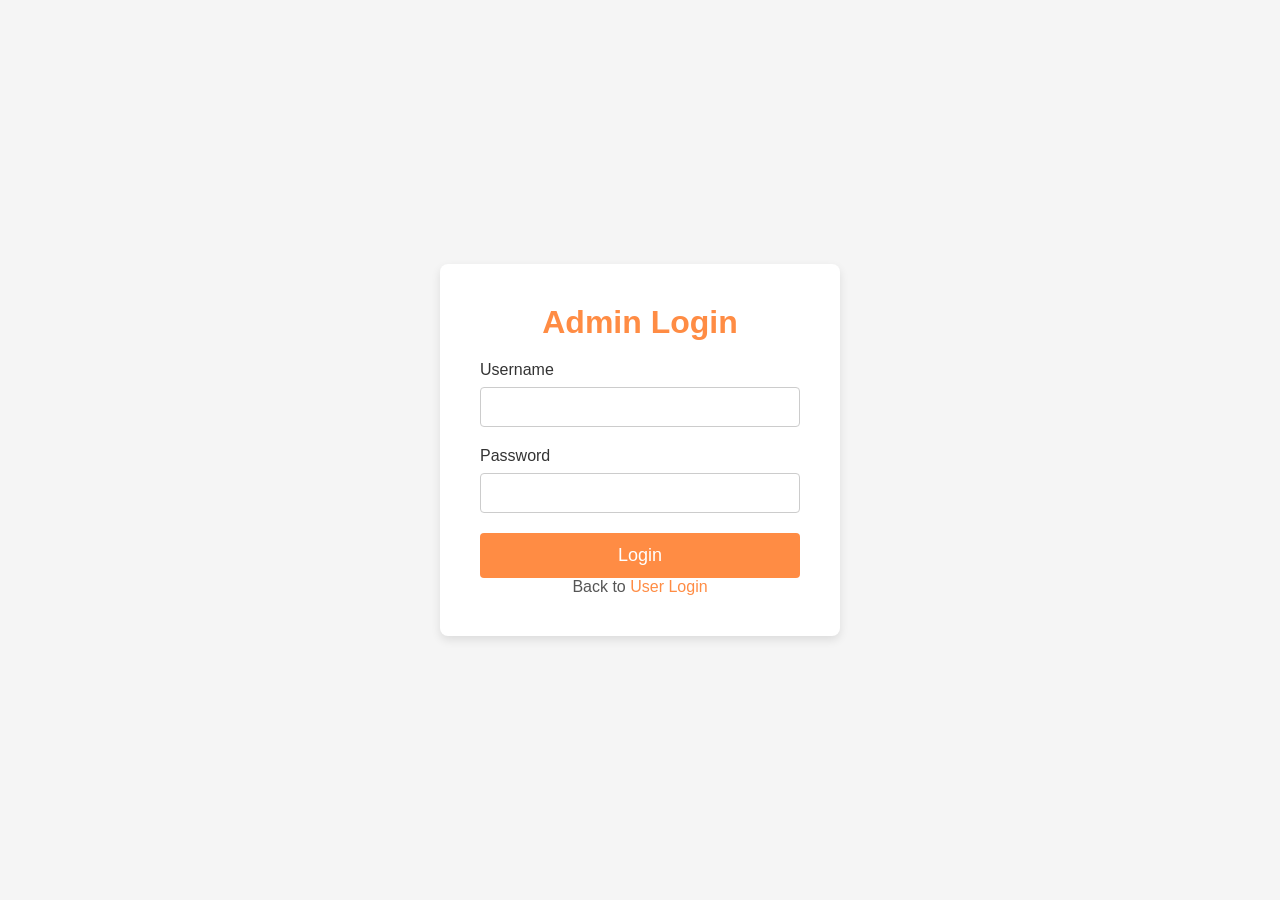
<file: Admin.html>
<!DOCTYPE html>
<html lang="en">
<head>
    <meta charset="UTF-8">
    <meta name="viewport" content="width=device-width, initial-scale=1.0">
    <title>Admin Login - Messo</title>
    <link rel="stylesheet" href="Admin.css">
</head>
<body>

    <!-- Admin Login Form Section -->
    <section class="auth-container">
        <div class="auth-form">
            <h2>Admin Login</h2>
            <form id="admin-login-form" action="admin_prosess.php" method="POST">
                <div class="input-group">
                    <label for="admin-username">Username</label>
                    <input type="text" id="admin-username" name="admin-username" required>
                </div>

                <div class="input-group">
                    <label for="admin-password">Password</label>
                    <input type="password" id="admin-password" name="admin-password" required>
                </div>

                <button type="submit" class="btn">Login</button>

                <p>Back to <a href="login.html">User Login</a></p>
            </form>
        </div>
    </section>

    <script src="script.js"></script>
</body>
</html>
</file>
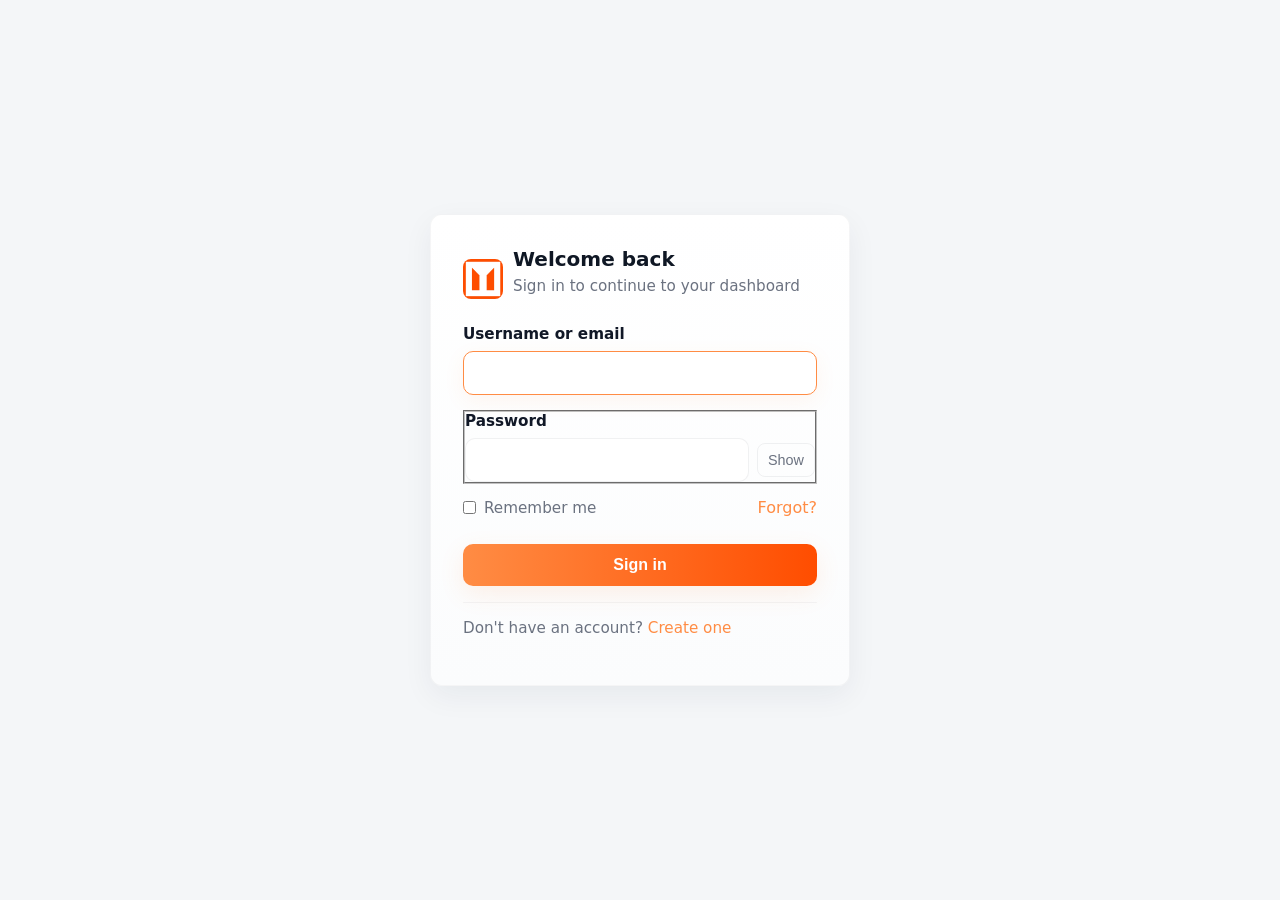
<file: Login.html>
<!DOCTYPE html>
<html lang="en">
<head>
    <meta charset="utf-8" />
    <meta name="viewport" content="width=device-width,initial-scale=1" />
    <title>Login — Messo</title>
    <meta name="description" content="Sign in to your Messo account to manage bookings and view verified accommodation.">
    <link rel="stylesheet" href="From.css">
</head>
<body>
    <main class="auth-container" aria-labelledby="login-heading">
        <form class="auth-form" id="login-form" action="login_proses.php" method="POST" novalidate aria-describedby="login-desc" role="form">
            <div class="brand">
                <img src="CSS/Photos/logo(1)(1).png" alt="Messo logo" class="logo" />
                <div>
                    <h1 id="login-heading">Welcome back</h1>
                    <p id="login-desc" class="muted">Sign in to continue to your dashboard</p>
                </div>
            </div>

            <div class="input-group">
                <label for="username">Username or email</label>
                <input id="username" name="username" type="text" autocomplete="username" required autofocus />
            </div>

            <fieldset class="input-group" aria-hidden="false">
                <label for="password">Password</label>
                <div class="password-row">
                    <input id="password" name="password" type="password" autocomplete="current-password" required />
                    <button type="button" id="togglePwd" class="icon-btn" aria-pressed="false" aria-label="Show password">Show</button>
                </div>
            </fieldset>

            <div class="form-actions">
                <label class="checkbox"><input type="checkbox" name="remember" /> Remember me</label>
                <a href="forgot-password.html">Forgot?</a>
            </div>

            <div id="form-error" class="form-error" role="status" aria-live="polite"></div>

            <button class="btn" type="submit">Sign in</button>

            <div class="divider" role="separator" aria-hidden="true"></div>

            <p class="muted">Don't have an account? <a href="Signup.html">Create one</a></p>
        </form>
    </main>

    <script>
    (function(){
        const toggle = document.getElementById('togglePwd');
        const pwd = document.getElementById('password');
        const form = document.getElementById('login-form');
        const errorEl = document.getElementById('form-error');

        toggle.addEventListener('click', () => {
            const isText = pwd.type === 'text';
            pwd.type = isText ? 'password' : 'text';
            toggle.textContent = isText ? 'Show' : 'Hide';
            toggle.setAttribute('aria-pressed', String(!isText));
        });

        form.addEventListener('submit', (e) => {
            errorEl.textContent = '';
            if (!pwd.value || !document.getElementById('username').value) {
                e.preventDefault();
                errorEl.textContent = 'Please enter your username and password.';
            }
        });
    })();
    </script>
</body>
</html>
</file>
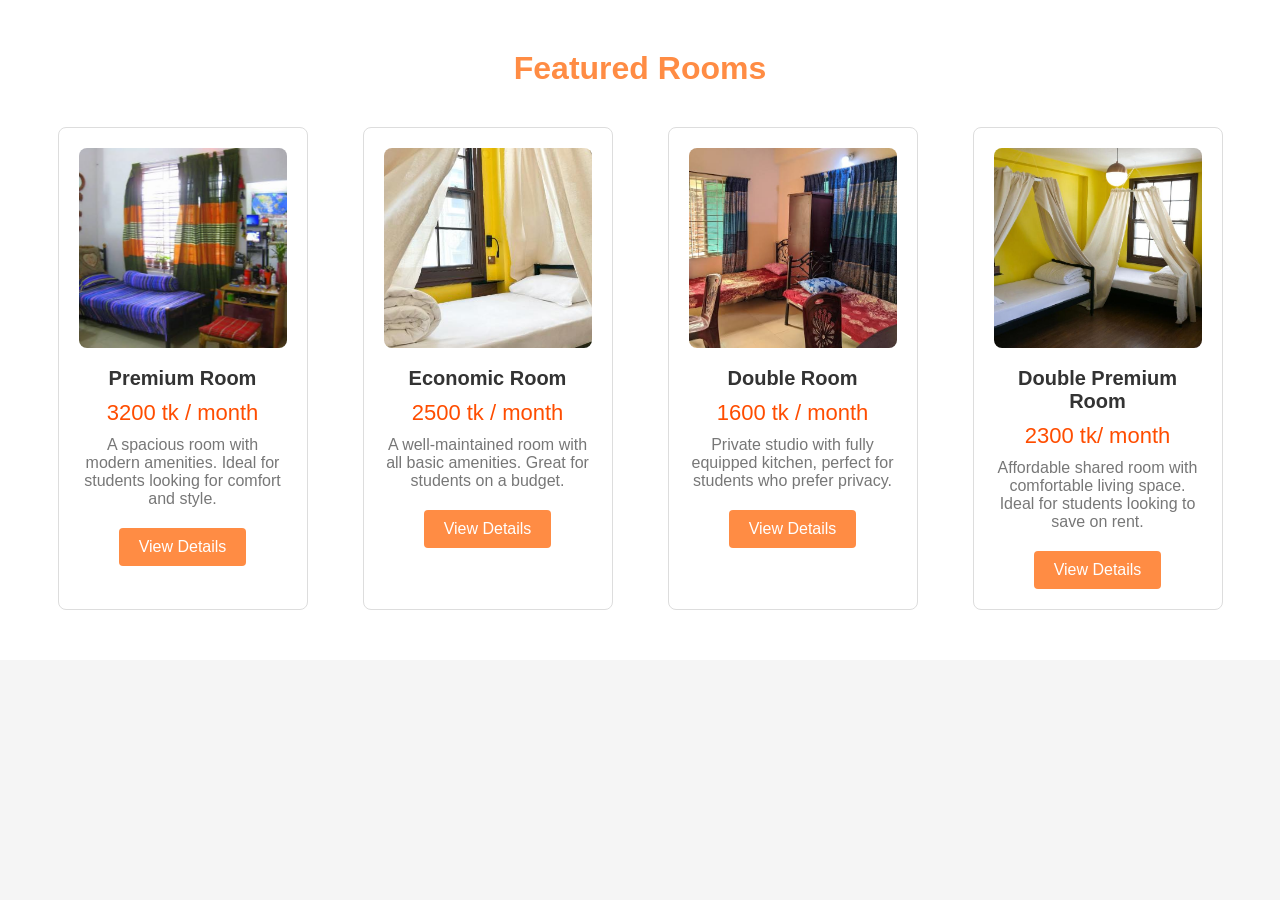
<file: Room.html>
<!DOCTYPE html>
<html lang="en">
<head>
    <meta charset="UTF-8">
    <meta name="viewport" content="width=device-width, initial-scale=1.0">
    <title>Rooms - Messo</title>
    <link rel="stylesheet" href="Room.css">
</head>
<body>

    <!-- Room Section -->
    <section class="room-section">
        <div class="room-container">
            <h2>Featured Rooms</h2>

            <!-- Room Grid -->
            <div class="room-grid">
                <!-- Room 1 -->
                <div class="room-card">
                    <img src="CSS/room1.jpg" alt="Room 1">
                    <div class="room-details">
                        <h3>Premium Room</h3>
                        <p class="price">3200 tk / month</p>
                        <p class="description">A spacious room with modern amenities. Ideal for students looking for comfort and style.</p>
                        <button class="view-details">View Details</button>
                    </div>
                </div>

                <!-- Room 2 -->
                <div class="room-card">
                    <img src="CSS/Photos/room2.jpg" alt="Room 2">
                    <div class="room-details">
                        <h3>Economic Room</h3>
                        <p class="price">2500 tk / month</p>
                        <p class="description">A well-maintained room with all basic amenities. Great for students on a budget.</p>
                        <button class="view-details">View Details</button>
                    </div>
                </div>

                <!-- Room 3 -->
                <div class="room-card">
                    <img src="CSS/Photos/double.jpg" alt="Room 3">
                    <div class="room-details">
                        <h3>Double Room</h3>
                        <p class="price">1600 tk / month</p>
                        <p class="description">Private studio with fully equipped kitchen, perfect for students who prefer privacy.</p>
                        <button class="view-details">View Details</button>
                    </div>
                </div>

                <!-- Room 4 -->
                <div class="room-card">
                    <img src="CSS/Photos/premium.jpg" alt="Room 4">
                    <div class="room-details">
                        <h3>Double Premium Room</h3>
                        <p class="price">2300 tk/ month</p>
                        <p class="description">Affordable shared room with comfortable living space. Ideal for students looking to save on rent.</p>
                        <button class="view-details">View Details</button>
                    </div>
                </div>
            </div>
        </div>
    </section>

    <script src="script.js"></script>
</body>
</html>
</file>
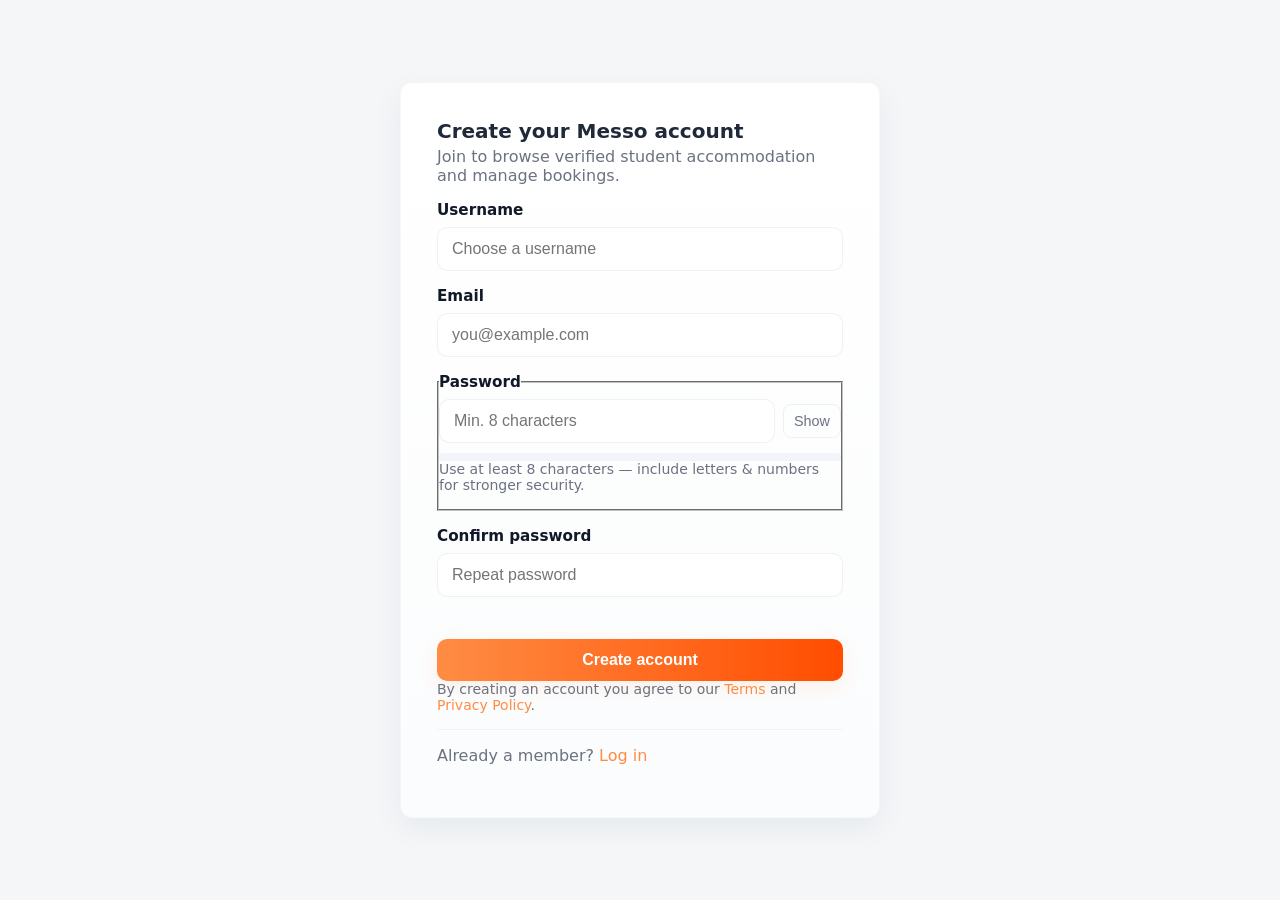
<file: Signup.html>
<!DOCTYPE html>
<html lang="en">
<head>
    <meta charset="utf-8" />
    <meta name="viewport" content="width=device-width,initial-scale=1" />
    <title>Sign Up — Messo</title>
    <meta name="description" content="Create a Messo account to find trusted student accommodation." />
    <link rel="stylesheet" href="form.css">
</head>
<body>
    <main class="auth-container" aria-labelledby="signup-heading">
        <form id="signup-form" class="auth-form" action="signup_proses.php" method="POST" novalidate aria-describedby="signup-desc">
            <h1 id="signup-heading">Create your Messo account</h1>
            <p id="signup-desc" class="muted">Join to browse verified student accommodation and manage bookings.</p>

            <label class="input-group">
                <span class="label-text">Username</span>
                <input name="username" id="username" type="text" autocomplete="username" required minlength="3" placeholder="Choose a username">
            </label>

            <label class="input-group">
                <span class="label-text">Email</span>
                <input name="email" id="email" type="email" autocomplete="email" required placeholder="you@example.com">
            </label>

            <fieldset class="input-group password-group" aria-describedby="pwd-help">
                <legend class="label-text">Password</legend>
                <div class="password-row">
                    <input name="password" id="password" type="password" autocomplete="new-password" required minlength="8" placeholder="Min. 8 characters">
                    <button type="button" id="toggle-pwd" class="icon-btn" aria-label="Show password">Show</button>
                </div>

                <div id="pwd-meter" class="pwd-meter" aria-hidden="true">
                    <span class="pwd-bar"></span>
                </div>
                <p id="pwd-help" class="muted small">Use at least 8 characters — include letters & numbers for stronger security.</p>
            </fieldset>

            <label class="input-group">
                <span class="label-text">Confirm password</span>
                <input name="confirm_password" id="confirm-password" type="password" autocomplete="new-password" required minlength="8" placeholder="Repeat password">
            </label>

            <div id="form-error" class="form-error" role="status" aria-live="polite"></div>

            <button type="submit" class="btn">Create account</button>

            <p class="muted small">By creating an account you agree to our <a href="#">Terms</a> and <a href="#">Privacy Policy</a>.</p>

            <hr class="divider" />

            <p class="muted">Already a member? <a href="login.html">Log in</a></p>
        </form>
    </main>

    <script>
    (function(){
        const form = document.getElementById('signup-form');
        const pwd = document.getElementById('password');
        const confirm = document.getElementById('confirm-password');
        const errorEl = document.getElementById('form-error');
        const toggle = document.getElementById('toggle-pwd');
        const meter = document.getElementById('pwd-meter');
        const bar = meter.querySelector('.pwd-bar');

        function strengthScore(value){
            let score = 0;
            if (!value) return 0;
            if (value.length >= 8) score++;
            if (/[A-Z]/.test(value)) score++;
            if (/[0-9]/.test(value)) score++;
            if (/[^A-Za-z0-9]/.test(value)) score++;
            return score; // 0..4
        }

        function updateMeter(){
            const score = strengthScore(pwd.value);
            bar.style.width = (score / 4 * 100) + '%';
            bar.style.background = score <= 1 ? '#e74c3c' : score === 2 ? '#f39c12' : score === 3 ? '#2ecc71' : '#1abc9c';
            meter.setAttribute('aria-hidden', false);
        }

        pwd.addEventListener('input', () => {
            updateMeter();
            errorEl.textContent = '';
        });

        toggle.addEventListener('click', () => {
            const showing = pwd.type === 'text';
            pwd.type = showing ? 'password' : 'text';
            toggle.textContent = showing ? 'Show' : 'Hide';
            toggle.setAttribute('aria-pressed', String(!showing));
        });

        form.addEventListener('submit', (e) => {
            errorEl.textContent = '';
            if (pwd.value.length < 8) {
                e.preventDefault();
                errorEl.textContent = 'Password must be at least 8 characters.';
                pwd.focus();
                return;
            }
            if (pwd.value !== confirm.value) {
                e.preventDefault();
                errorEl.textContent = 'Passwords do not match.';
                confirm.focus();
                return;
            }
            // allow submit — server-side validation remains required
        });
    })();
    </script>
</body>
</html>
</file>
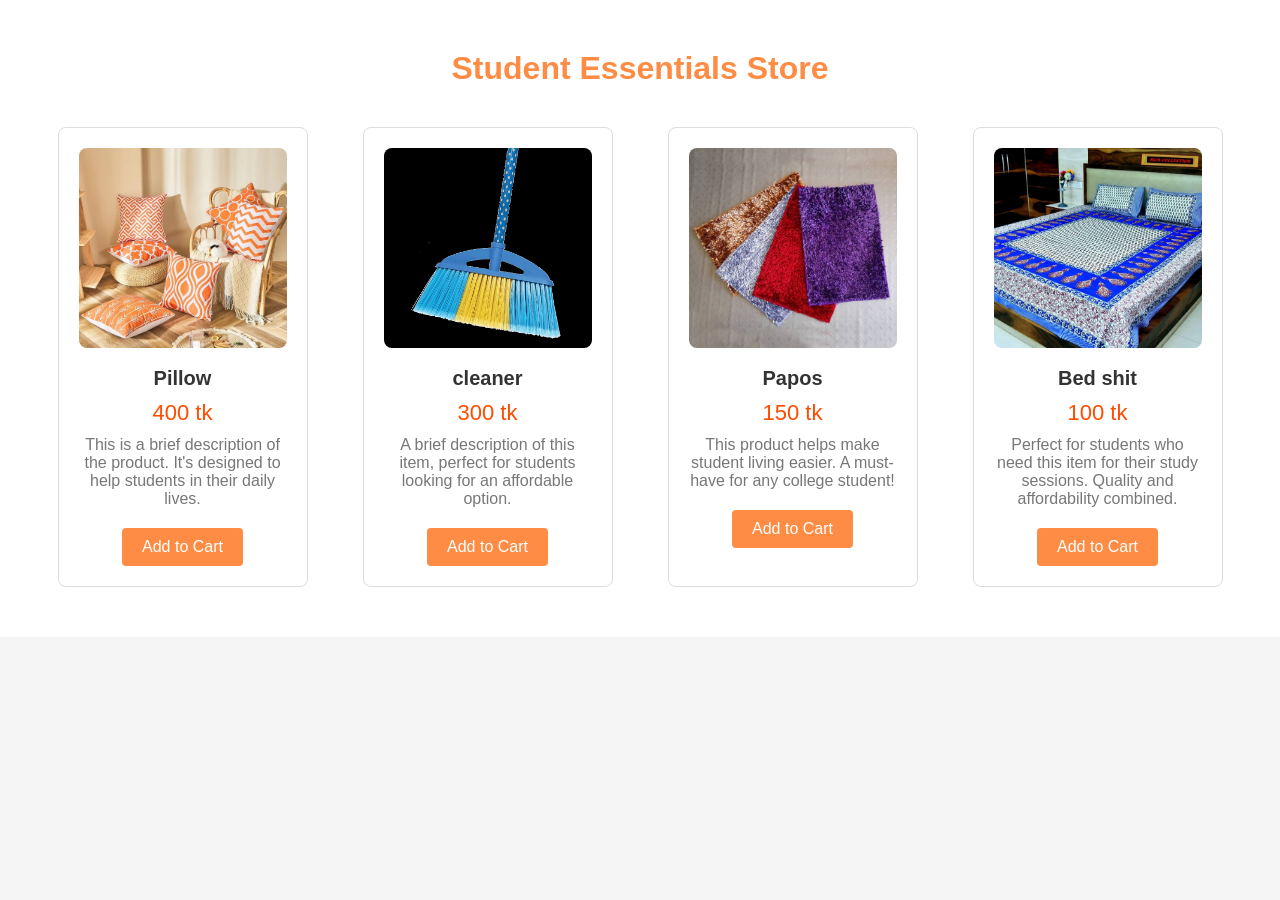
<file: Store.html>
<!DOCTYPE html>
<html lang="en">
<head>
    <meta charset="UTF-8">
    <meta name="viewport" content="width=device-width, initial-scale=1.0">
    <title>Store - Messo</title>
    <link rel="stylesheet" href="Store.css">
</head>
<body>

    <!-- Store Section -->
    <section class="store">
        <div class="store-container">

            <h2>Student Essentials Store</h2>

            <!-- Product Grid -->
            <div class="product-grid">
                <!-- Product 1 -->
                <div class="product-card">
                    <img src="CSS/Photos/store1.jpg" alt="Product 1">
                    <div class="product-details">
                        <h3>Pillow</h3>
                        <p class="price">400 tk</p>
                        <p class="description">This is a brief description of the product. It's designed to help students in their daily lives.</p>
                        <button class="add-to-cart">Add to Cart</button>
                    </div>
                </div>

                <!-- Product 2 -->
                <div class="product-card">
                    <img src="CSS/Photos/store2.jpg" alt="Product 2">
                    <div class="product-details">
                        <h3>cleaner</h3>
                        <p class="price">300 tk</p>
                        <p class="description">A brief description of this item, perfect for students looking for an affordable option.</p>
                        <button class="add-to-cart">Add to Cart</button>
                    </div>
                </div>

                <!-- Product 3 -->
                <div class="product-card">
                    <img src="CSS/Photos/store3.jpg" alt="Product 3">
                    <div class="product-details">
                        <h3>Papos</h3>
                        <p class="price">150 tk</p>
                        <p class="description">This product helps make student living easier. A must-have for any college student!</p>
                        <button class="add-to-cart">Add to Cart</button>
                    </div>
                </div>

                <!-- Product 4 -->
                <div class="product-card">
                    <img src="CSS/Photos/premium2.jpg" alt="Product 4">
                    <div class="product-details">
                        <h3>Bed shit</h3>
                        <p class="price">100 tk</p>
                        <p class="description">Perfect for students who need this item for their study sessions. Quality and affordability combined.</p>
                        <button class="add-to-cart">Add to Cart</button>
                    </div>
                </div>
            </div>

        </div>
    </section>

    <script src="script.js"></script>
</body>
</html>
</file>
<file: Admin.css>
/* General Styles */
* {
    margin: 0;
    padding: 0;
    box-sizing: border-box;
}

body {
    font-family: Arial, sans-serif;
    background-color: #f5f5f5;
}

/* Authentication Container */
.auth-container {
    display: flex;
    justify-content: center;
    align-items: center;
    height: 100vh;
}

.auth-form {
    background-color: #fff;
    padding: 40px;
    border-radius: 8px;
    box-shadow: 0 4px 10px rgba(0, 0, 0, 0.1);
    width: 100%;
    max-width: 400px;
}

.auth-form h2 {
    text-align: center;
    font-size: 32px;
    margin-bottom: 20px;
    color: #FF8C44;
}

/* Input Group */
.input-group {
    margin-bottom: 20px;
}

.input-group label {
    display: block;
    margin-bottom: 8px;
    font-size: 16px;
    color: #333;
}

.input-group input {
    width: 100%;
    padding: 10px;
    font-size: 16px;
    border: 1px solid #ccc;
    border-radius: 4px;
}

.input-group input:focus {
    border-color: #FF8C44;
    outline: none;
}

/* Button */
.btn {
    width: 100%;
    padding: 12px;
    font-size: 18px;
    background-color: #FF8C44;
    color: white;
    border: none;
    border-radius: 4px;
    cursor: pointer;
}

.btn:hover {
    background-color: #FF4D00;
}

/* Links */
p {
    text-align: center;
    font-size: 16px;
    color: #555;
}

p a {
    color: #FF8C44;
    text-decoration: none;
}

p a:hover {
    color: #FF4D00;
}

/* Media Queries */
@media (max-width: 768px) {
    .auth-form {
        padding: 20px;
        width: 80%;
    }

    .auth-form h2 {
        font-size: 28px;
    }

    .input-group input {
        font-size: 14px;
    }

    .btn {
        font-size: 16px;
    }
}
</file>
<file: From.css>
/* General Styles */
:root{
    --brand: #FF8C44;
    --brand-strong: #FF4D00;
    --bg: #ffffff;
    --page-bg: #f4f6f8;
    --text: #0f1724;
    --muted: #6b7280;
    --radius: 12px;
    --shadow: 0 10px 30px rgba(18,38,63,0.06);
    --maxw: 420px;
    --gap: 12px;
}

*{ box-sizing: border-box; margin:0; padding:0; }
html,body{ height:100%; font-family: Inter, system-ui, -apple-system, "Segoe UI", Roboto, Arial; background:var(--page-bg); color:var(--text); -webkit-font-smoothing:antialiased; }

.auth-container{
    min-height:100vh;
    display:flex;
    align-items:center;
    justify-content:center;
    padding:2rem;
}

.auth-form{
    width:100%;
    max-width:var(--maxw);
    background: linear-gradient(180deg,#ffffff 0%,#fbfcfd 100%);
    padding:2rem;
    border-radius:var(--radius);
    box-shadow:var(--shadow);
    border:1px solid rgba(15,23,42,0.04);
}

.auth-form .brand{
    display:flex;
    align-items:center;
    gap:10px;
    margin-bottom:14px;
}
.brand .logo{
    width:40px; height:40px; border-radius:8px; object-fit:cover;
}
.auth-form h1{ font-size:1.25rem; margin-bottom:6px; }
.muted{ color:var(--muted); margin-bottom:1rem; font-size:0.95rem; }

/* Input Group */
.input-group {
    margin-bottom: 0.9rem;
}

.input-group label {
    display: block;
    margin-bottom: 8px;
    font-weight: 600;
    font-size: 0.95rem;
    color: #111827;
}

.input-group input {
    width: 100%;
    padding: 12px 14px;
    border-radius: 10px;
    border: 1px solid rgba(15,23,42,0.06);
    background: #fff;
    font-size: 1rem;
    transition: box-shadow .12s ease, border-color .12s ease;
}

.input-group input:focus {
    outline: none;
    border-color: var(--brand);
    box-shadow: 0 6px 20px rgba(255,140,68,0.08);
}

/* password row & toggle */
.password-row{ display:flex; gap:8px; align-items:center; }
.password-row input{ flex:1; }
.icon-btn{
    background:transparent;
    border:1px solid rgba(15,23,42,0.06);
    padding:8px 10px;
    border-radius:8px;
    cursor:pointer;
    color:var(--muted);
    font-size:0.9rem;
}
.icon-btn:focus{ outline:3px solid rgba(255,140,68,0.12); }

/* actions */
.form-actions{ margin-top:8px; display:flex; align-items:center; justify-content:space-between; gap:12px; }
.checkbox{ display:flex; align-items:center; gap:8px; color:var(--muted); font-size:0.95rem; }

/* Button */
.btn {
    display: inline-block;
    width: 100%;
    padding: 12px 14px;
    background: linear-gradient(90deg,var(--brand),var(--brand-strong));
    color: #fff;
    border: none;
    border-radius: 10px;
    font-weight: 600;
    font-size: 1rem;
    cursor: pointer;
    box-shadow: 0 8px 24px rgba(255,140,68,0.12);
    transition: transform .08s ease, box-shadow .12s ease;
}

.btn:hover {
    transform: translateY(-2px);
    box-shadow: 0 12px 36px rgba(255,140,68,0.14);
}

/* helper */
.form-error{ color:#b91c1c; min-height:1.2em; margin-top:8px; font-size:0.95rem; }
.divider{ height:1px; background:rgba(15,23,42,0.04); border-radius:2px; margin:16px 0; }

/* links */
.auth-form a{ color:var(--brand); text-decoration:none; }
.auth-form a:hover{ color:var(--brand-strong); text-decoration:underline; }

/* focus visible */
:focus-visible{ outline:3px solid rgba(255,140,68,0.12); outline-offset:3px; border-radius:8px; }

/* Media Queries */
@media (max-width: 420px){
    .auth-form{ padding:1.25rem; border-radius:10px; }
    .password-row{ flex-direction:column; align-items:stretch; }
    .icon-btn{ width:100%; }
}
</file>
<file: Room.css>
/* General Styles */
* {
    margin: 0;
    padding: 0;
    box-sizing: border-box;
}

body {
    font-family: Arial, sans-serif;
    background-color: #f5f5f5;
    color: #333;
}

/* Room Section */
.room-section {
    padding: 50px 20px;
    background-color: #fff;
    text-align: center;
}

.room-container {
    max-width: 1200px;
    margin: 0 auto;
}

h2 {
    color: #FF8C44;
    margin-bottom: 40px;
    font-size: 32px;
}

/* Room Grid */
.room-grid {
    display: grid;
    grid-template-columns: repeat(4, 1fr);
    gap: 20px;
    justify-items: center;
}

/* Room Card */
.room-card {
    background-color: #fff;
    border: 1px solid #ddd;
    border-radius: 8px;
    width: 100%;
    max-width: 250px;
    padding: 20px;
    text-align: center;
    transition: transform 0.3s ease;
}

.room-card img {
    width: 100%;
    height: 200px;
    object-fit: cover;
    border-radius: 8px;
    margin-bottom: 15px;
}

.room-details h3 {
    font-size: 20px;
    color: #333;
    margin-bottom: 10px;
}

.price {
    font-size: 22px;
    color: #FF4D00;
    margin-bottom: 10px;
}

.description {
    font-size: 16px;
    color: #777;
    margin-bottom: 20px;
}

.view-details {
    background-color: #FF8C44;
    color: white;
    padding: 10px 20px;
    border: none;
    border-radius: 4px;
    cursor: pointer;
    font-size: 16px;
    transition: background-color 0.3s ease;
}

.view-details:hover {
    background-color: #FF4D00;
}

.room-card:hover {
    transform: translateY(-10px);
}

/* Media Queries */
@media (max-width: 1024px) {
    .room-grid {
        grid-template-columns: repeat(3, 1fr);
    }
}

@media (max-width: 768px) {
    .room-grid {
        grid-template-columns: repeat(2, 1fr);
    }
}

@media (max-width: 480px) {
    .room-grid {
        grid-template-columns: 1fr;
    }

    .room-section h2 {
        font-size: 28px;
    }
}
</file>
<file: form.css>
:root{
    --brand: #FF8C44;
    --brand-strong: #FF4D00;
    --bg: #ffffff;
    --page-bg: #f4f6f8;
    --text: #1f2937;
    --muted: #6b7280;
    --radius: 12px;
    --shadow: 0 10px 30px rgba(18,38,63,0.06);
    --maxw: 480px;
    --gap: 12px;
    --accent-weak: rgba(255,140,68,0.12);
}

*{ box-sizing: border-box; margin:0; padding:0; }
html,body{ height:100%; font-family: Inter, system-ui, -apple-system, "Segoe UI", Roboto, "Helvetica Neue", Arial; background:var(--page-bg); color:var(--text); -webkit-font-smoothing:antialiased; }

.auth-container{
    min-height:100vh;
    display:flex;
    align-items:center;
    justify-content:center;
    padding:2rem;
}

.auth-form{
    width:100%;
    max-width:var(--maxw);
    background: linear-gradient(180deg, #ffffff 0%, #fbfcfd 100%);
    padding:2.25rem;
    border-radius:var(--radius);
    box-shadow:var(--shadow);
    border: 1px solid rgba(20,40,60,0.03);
}

.auth-form h1{ font-size:1.25rem; margin-bottom:4px; }
.muted{ color:var(--muted); margin-bottom:1rem; }
.small{ font-size:0.875rem; }

.input-group{ display:block; margin-bottom:1rem; }
.label-text{ display:block; font-weight:600; margin-bottom:8px; font-size:0.95rem; color:#111827; }

.input-group input, .password-row input{
    width:100%;
    padding:12px 14px;
    border-radius:10px;
    border:1px solid rgba(15,23,42,0.06);
    background:#fff;
    font-size:1rem;
    transition: box-shadow .12s ease, border-color .12s ease, transform .06s ease;
}
.input-group input:focus, .password-row input:focus{
    outline:none;
    border-color:var(--brand);
    box-shadow: 0 4px 18px var(--accent-weak);
    transform: translateY(-1px);
}

/* password row and toggle */
.password-row{ display:flex; gap:8px; align-items:center; }
.icon-btn{
    background:transparent;
    border:1px solid rgba(15,23,42,0.06);
    padding:8px 10px;
    border-radius:8px;
    cursor:pointer;
    font-size:0.9rem;
    color:var(--muted);
}
.icon-btn:focus{ outline:3px solid rgba(255,140,68,0.14); }

/* strength meter */
.pwd-meter{ height:8px; background:#f1f5f9; border-radius:8px; overflow:hidden; margin-top:10px; }
.pwd-bar{ display:block; height:100%; width:0%; background:linear-gradient(90deg,#f97316,#10b981); transition:width .18s ease, background .18s ease; }

/* error / status */
.form-error{ min-height:1.2em; color:#b91c1c; margin-bottom:8px; font-size:0.95rem; }

/* primary button */
.btn{
    display:inline-block;
    width:100%;
    padding:12px 14px;
    background: linear-gradient(90deg,var(--brand),var(--brand-strong));
    color:#fff;
    border: none;
    border-radius:10px;
    font-weight:600;
    font-size:1rem;
    cursor:pointer;
    box-shadow: 0 6px 18px rgba(255,140,68,0.12);
    transition: transform .08s ease, box-shadow .12s ease;
}
.btn:hover{ transform: translateY(-2px); box-shadow: 0 10px 30px rgba(255,140,68,0.14); }
.btn:active{ transform: translateY(0); }

/* divider and links */
.divider{ border:0; height:1px; background:rgba(15,23,42,0.04); margin:16px 0; border-radius:2px; }
.auth-form a{ color:var(--brand); text-decoration:none; }
.auth-form a:hover{ color:var(--brand-strong); text-decoration:underline; }

/* accessibility focus */
:focus-visible{ outline:3px solid rgba(255,140,68,0.14); outline-offset:3px; border-radius:8px; }

/* responsive tweaks */
@media (max-width:420px){
    .auth-form{ padding:1.25rem; border-radius:10px; }
    .password-row{ flex-direction:column; align-items:stretch; }
    .icon-btn{ width:100%; }
}
</file>
<file: Store.css>
/* General Styles */
* {
    margin: 0;
    padding: 0;
    box-sizing: border-box;
}

body {
    font-family: Arial, sans-serif;
    background-color: #f5f5f5;
    color: #333;
}

/* Store Section */
.store {
    padding: 50px 20px;
    background-color: #fff;
    text-align: center;
}

.store-container {
    max-width: 1200px;
    margin: 0 auto;
}

h2 {
    color: #FF8C44;
    margin-bottom: 40px;
    font-size: 32px;
}

/* Product Grid */
.product-grid {
    display: grid;
    grid-template-columns: repeat(4, 1fr);
    gap: 20px;
    justify-items: center;
}

/* Product Card */
.product-card {
    background-color: #fff;
    border: 1px solid #ddd;
    border-radius: 8px;
    width: 100%;
    max-width: 250px;
    padding: 20px;
    text-align: center;
    transition: transform 0.3s ease;
}

.product-card img {
    width: 100%;
    height: 200px;
    object-fit: cover;
    border-radius: 8px;
    margin-bottom: 15px;
}

.product-details h3 {
    font-size: 20px;
    color: #333;
    margin-bottom: 10px;
}

.price {
    font-size: 22px;
    color: #FF4D00;
    margin-bottom: 10px;
}

.description {
    font-size: 16px;
    color: #777;
    margin-bottom: 20px;
}

.add-to-cart {
    background-color: #FF8C44;
    color: white;
    padding: 10px 20px;
    border: none;
    border-radius: 4px;
    cursor: pointer;
    font-size: 16px;
    transition: background-color 0.3s ease;
}

.add-to-cart:hover {
    background-color: #FF4D00;
}

.product-card:hover {
    transform: translateY(-10px);
}

/* Media Queries */
@media (max-width: 1024px) {
    .product-grid {
        grid-template-columns: repeat(3, 1fr);
    }
}

@media (max-width: 768px) {
    .product-grid {
        grid-template-columns: repeat(2, 1fr);
    }
}

@media (max-width: 480px) {
    .product-grid {
        grid-template-columns: 1fr;
    }

    .store h2 {
        font-size: 28px;
    }
}
</file>
